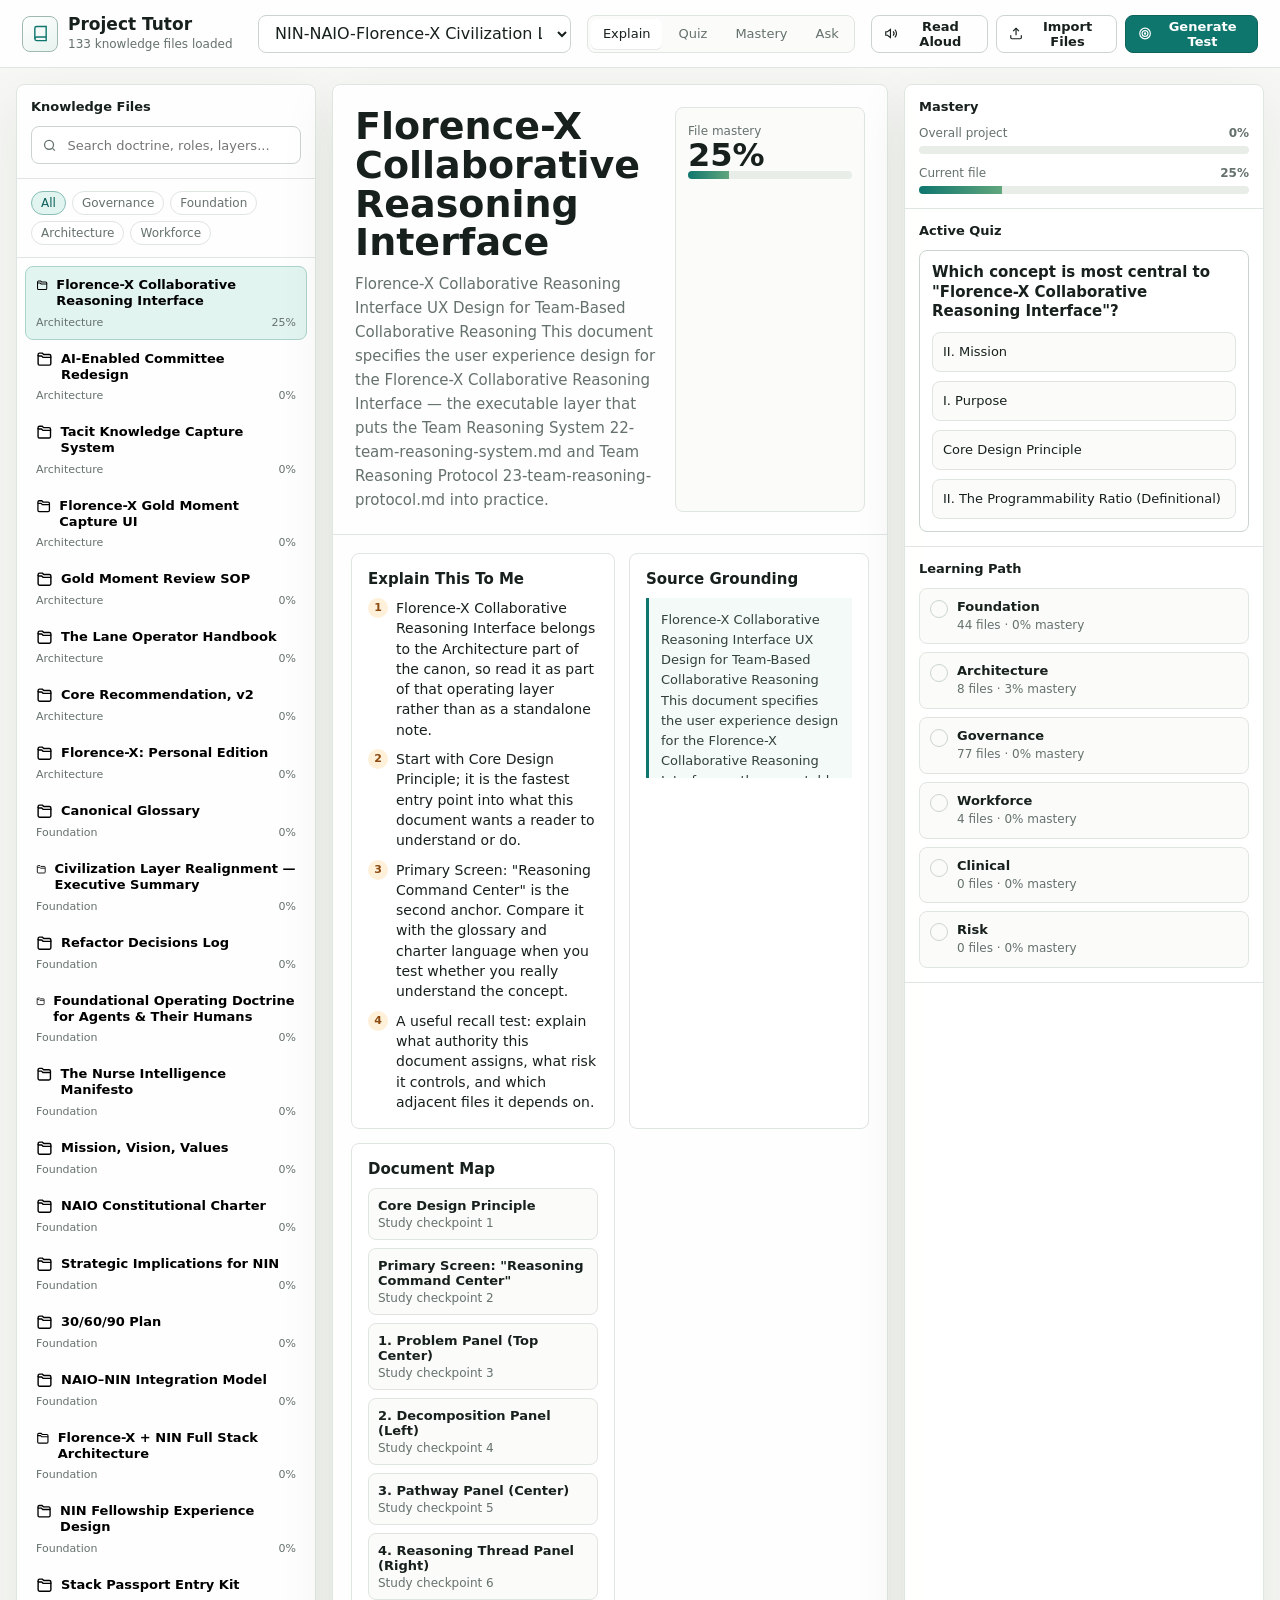
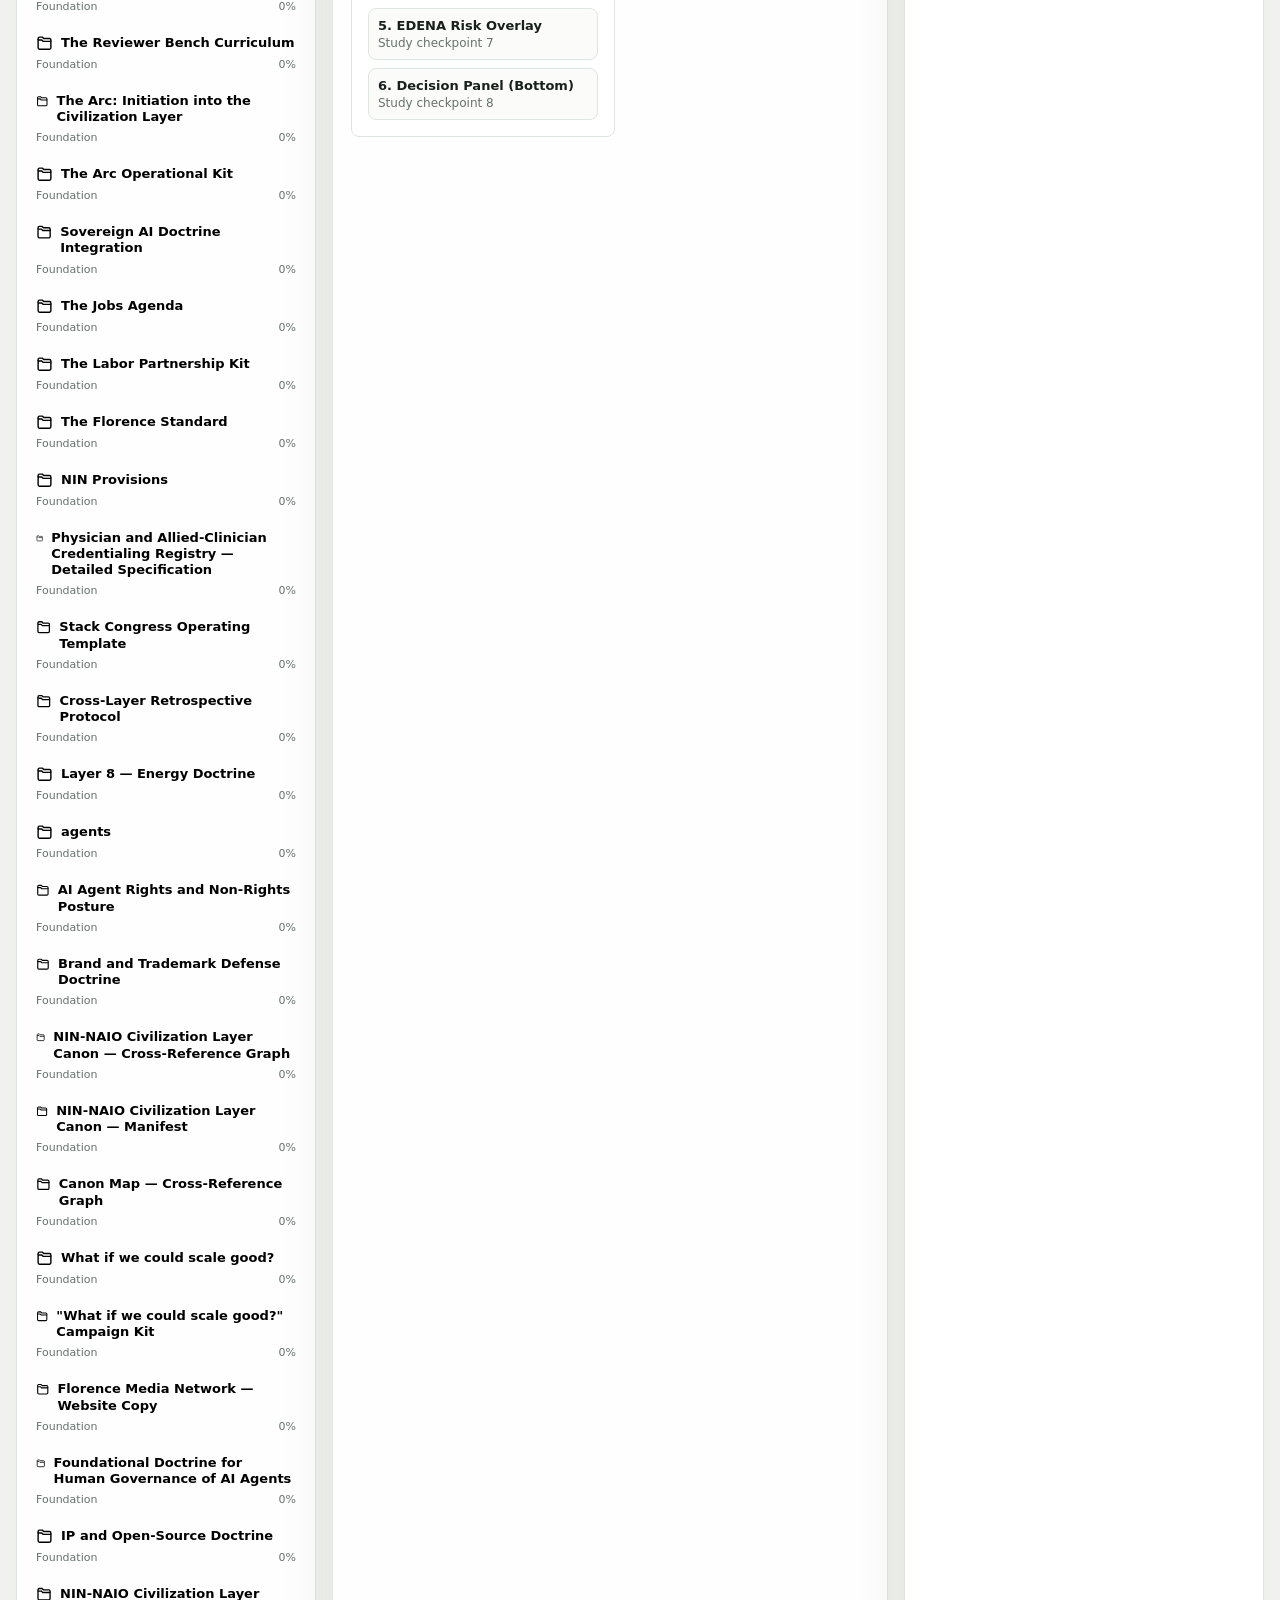
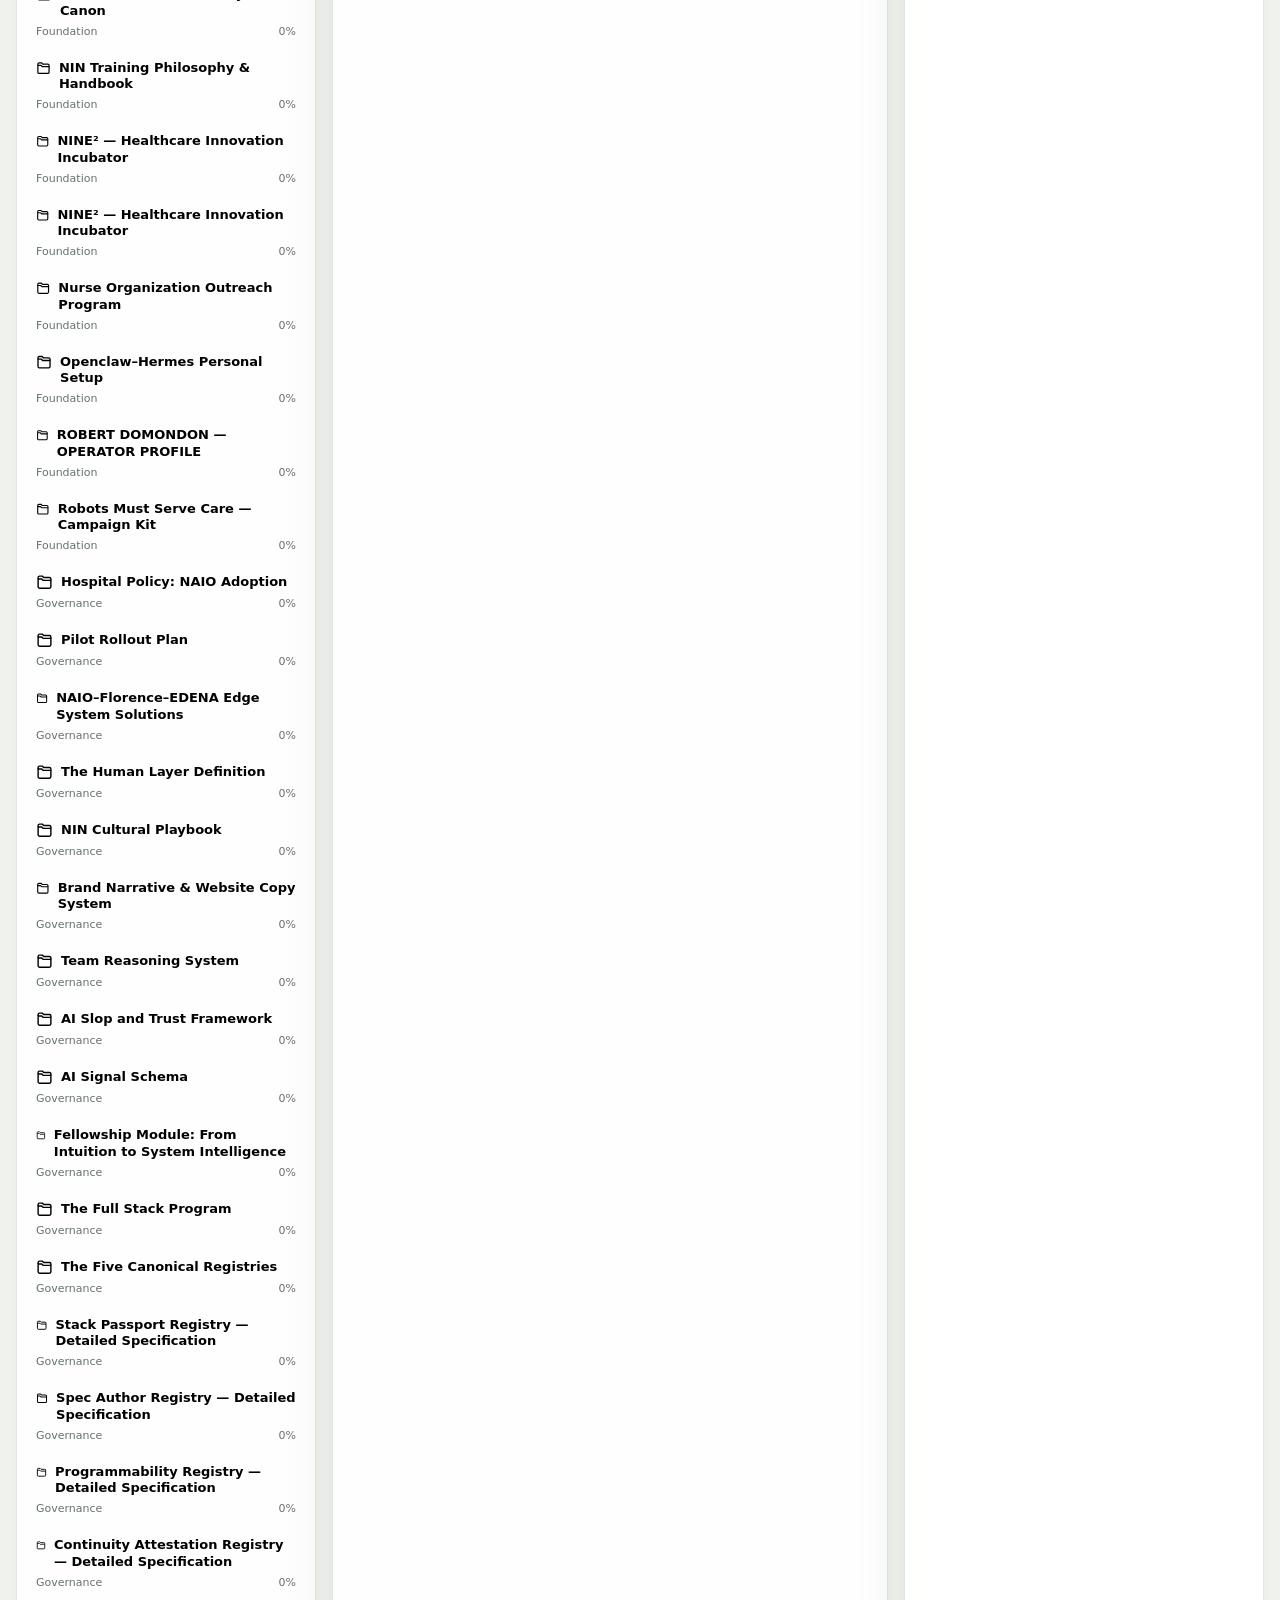
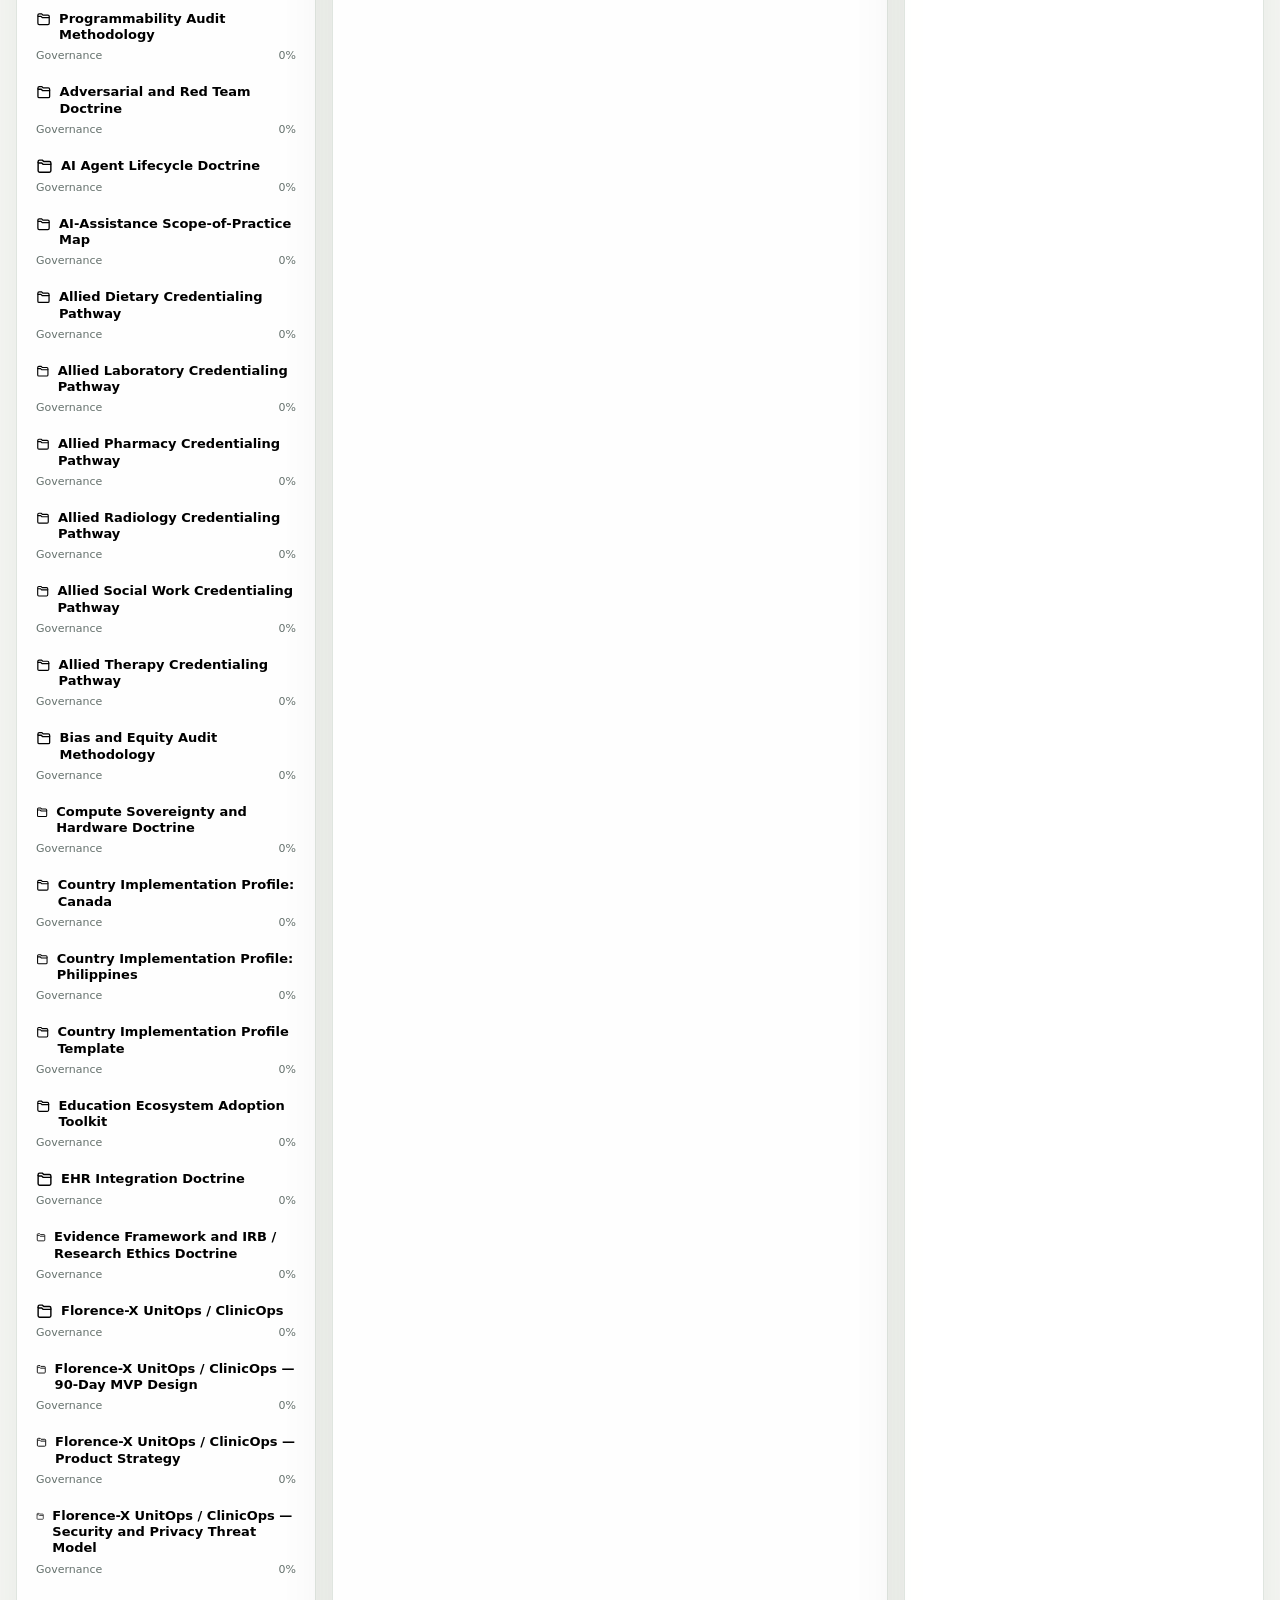
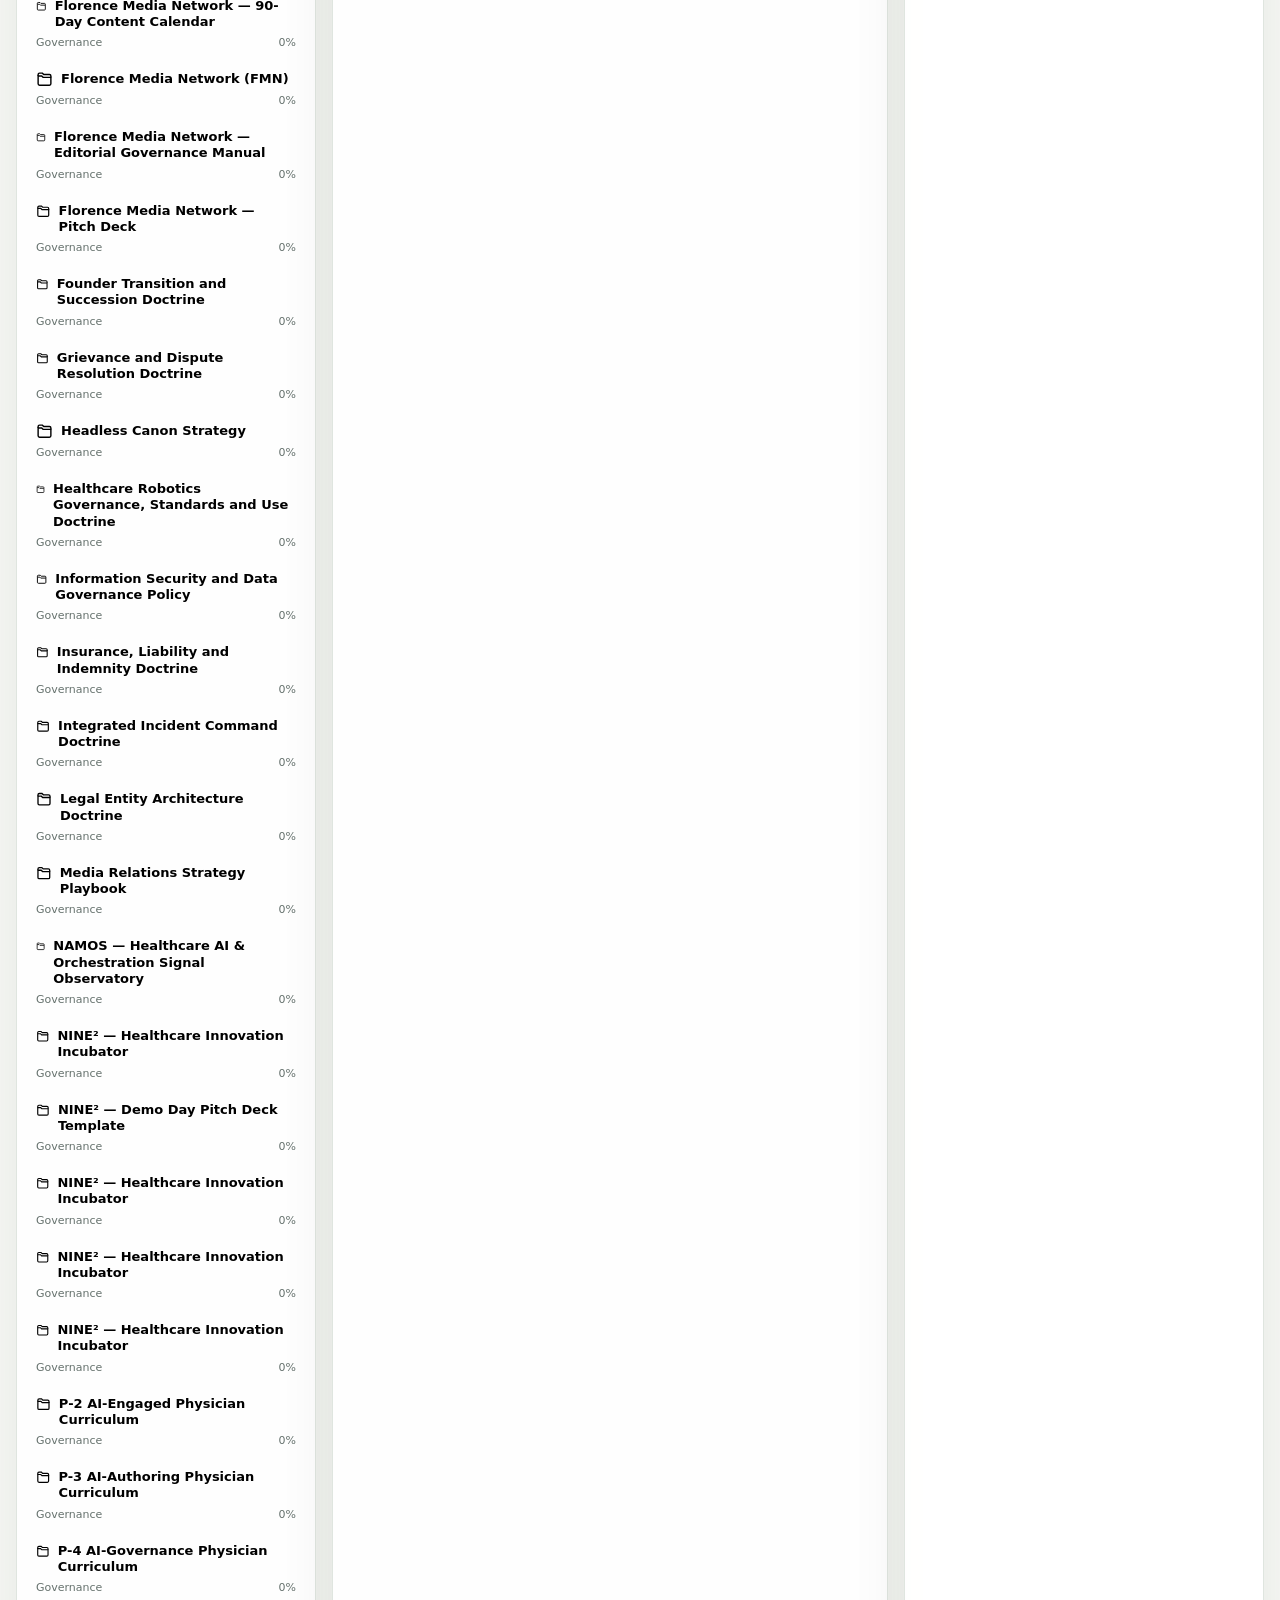
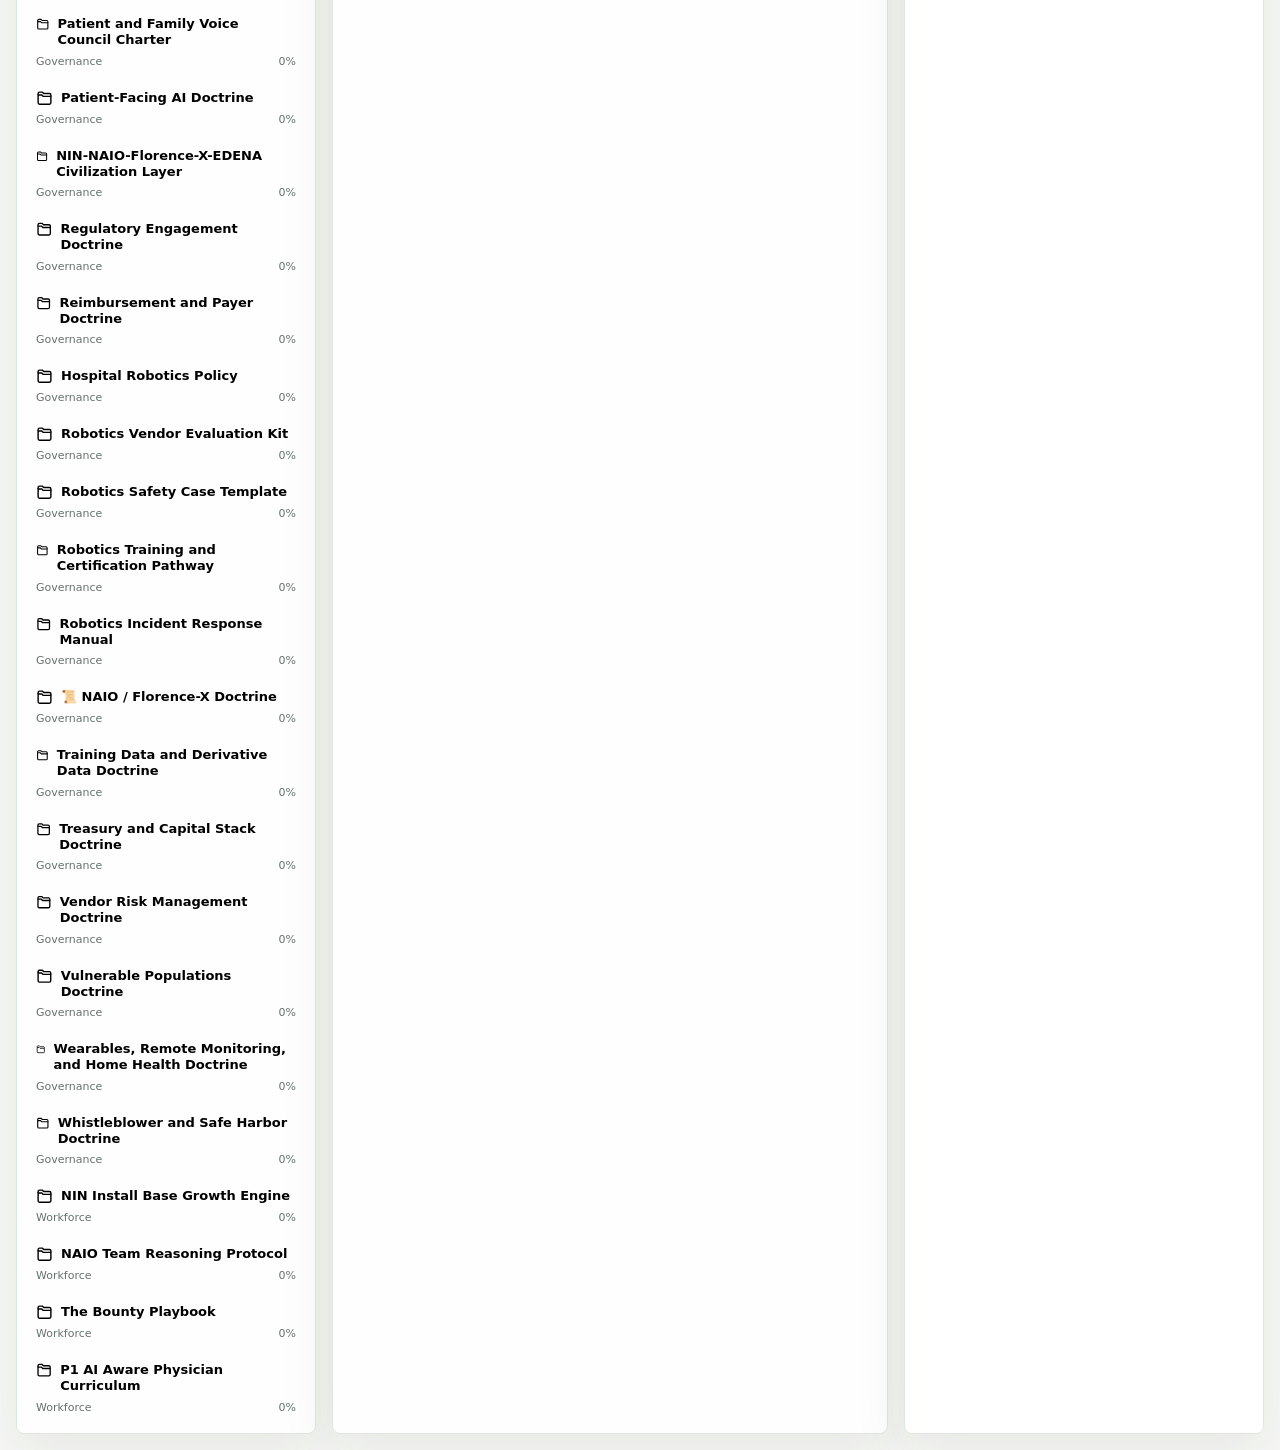
<file: index.html>
<!doctype html>
<html lang="en">
  <head>
    <meta charset="UTF-8" />
    <meta name="viewport" content="width=device-width, initial-scale=1.0" />
    <meta name="theme-color" content="#0f766e" />
    <meta name="apple-mobile-web-app-capable" content="yes" />
    <meta name="apple-mobile-web-app-title" content="Project Tutor" />
    <meta name="apple-mobile-web-app-status-bar-style" content="default" />
    <meta
      name="description"
      content="A project learning tutor for explaining, quizzing, and testing understanding from knowledge files."
    />
    <title>Project Tutor</title>
    <link rel="manifest" href="./manifest.webmanifest" />
    <link rel="stylesheet" href="./styles.css" />
  </head>
  <body>
    <div id="app"></div>
    <script type="module" src="./data/knowledge.js"></script>
    <script type="module" src="./app.js"></script>
    <script>
      if ("serviceWorker" in navigator && location.protocol !== "file:") {
        window.addEventListener("load", () => {
          navigator.serviceWorker.register("./sw.js").catch(() => {});
        });
      }
    </script>
  </body>
</html>
</file>
<file: styles.css>
:root {
  --bg: #f7f8f5;
  --paper: #ffffff;
  --paper-2: #fbfcfa;
  --ink: #17201d;
  --muted: #65716d;
  --faint: #89948f;
  --line: #dfe5df;
  --line-strong: #cbd4ce;
  --teal: #0f766e;
  --teal-2: #e1f4f0;
  --amber: #c47a1f;
  --amber-2: #fff0d9;
  --red: #b64235;
  --green: #247248;
  --shadow: 0 18px 55px rgba(23, 32, 29, 0.08);
  --radius: 8px;
  font-family:
    Inter, ui-sans-serif, system-ui, -apple-system, BlinkMacSystemFont, "Segoe UI",
    sans-serif;
  color: var(--ink);
  background: var(--bg);
}

* {
  box-sizing: border-box;
}

body {
  margin: 0;
  min-width: 320px;
}

button,
input,
select,
textarea {
  font: inherit;
}

button {
  cursor: pointer;
}

.app-shell {
  min-height: 100vh;
  display: grid;
  grid-template-rows: auto 1fr;
}

.topbar {
  height: 68px;
  display: flex;
  align-items: center;
  gap: 16px;
  padding: 0 22px;
  border-bottom: 1px solid var(--line);
  background: rgba(255, 255, 255, 0.86);
  backdrop-filter: blur(18px);
  position: sticky;
  top: 0;
  z-index: 10;
}

.brand {
  display: flex;
  align-items: center;
  gap: 10px;
  min-width: 220px;
}

.brand-mark {
  width: 36px;
  height: 36px;
  border: 1px solid #9fb9b1;
  background: linear-gradient(145deg, #ffffff, #e7f3ef);
  border-radius: var(--radius);
  display: grid;
  place-items: center;
  color: var(--teal);
}

.brand h1 {
  margin: 0;
  font-size: 17px;
  line-height: 1.1;
  letter-spacing: 0;
}

.brand span,
.small-muted {
  color: var(--muted);
  font-size: 12px;
}

.project-select {
  min-width: 250px;
  max-width: 360px;
  height: 38px;
  border: 1px solid var(--line-strong);
  border-radius: var(--radius);
  background: var(--paper);
  color: var(--ink);
  padding: 0 12px;
}

.mode-tabs {
  display: flex;
  align-items: center;
  gap: 4px;
  border: 1px solid var(--line);
  border-radius: var(--radius);
  padding: 3px;
  background: var(--paper-2);
}

.tab {
  height: 30px;
  border: 0;
  border-radius: 6px;
  padding: 0 12px;
  color: var(--muted);
  background: transparent;
  font-size: 13px;
}

.tab.active {
  color: var(--ink);
  background: #fff;
  box-shadow: 0 1px 0 rgba(23, 32, 29, 0.08);
}

.top-actions {
  display: flex;
  gap: 8px;
  margin-left: auto;
}

.button {
  height: 38px;
  border: 1px solid var(--line-strong);
  border-radius: var(--radius);
  background: var(--paper);
  color: var(--ink);
  display: inline-flex;
  align-items: center;
  gap: 8px;
  padding: 0 12px;
  font-size: 13px;
  font-weight: 650;
}

.button.primary {
  border-color: #0d625c;
  background: var(--teal);
  color: #fff;
}

.button.ghost {
  background: transparent;
}

.button.icon {
  width: 38px;
  padding: 0;
  justify-content: center;
}

.workspace {
  display: grid;
  grid-template-columns: minmax(250px, 300px) minmax(460px, 1fr) minmax(290px, 360px);
  gap: 16px;
  padding: 16px;
  min-height: calc(100vh - 68px);
}

.panel {
  background: rgba(255, 255, 255, 0.92);
  border: 1px solid var(--line);
  border-radius: var(--radius);
  box-shadow: var(--shadow);
  min-width: 0;
}

.sidebar,
.coach {
  display: flex;
  flex-direction: column;
  min-height: 0;
}

.panel-head {
  padding: 14px;
  border-bottom: 1px solid var(--line);
}

.panel-head h2,
.section-title {
  margin: 0;
  font-size: 13px;
  letter-spacing: 0;
}

.search {
  display: flex;
  align-items: center;
  gap: 8px;
  height: 38px;
  margin-top: 12px;
  border: 1px solid var(--line-strong);
  border-radius: var(--radius);
  padding: 0 10px;
  background: var(--paper);
  color: var(--muted);
}

.search input,
.ask-row input {
  border: 0;
  outline: 0;
  min-width: 0;
  width: 100%;
  background: transparent;
  color: var(--ink);
  font-size: 13px;
}

.section-filter {
  display: flex;
  gap: 6px;
  flex-wrap: wrap;
  padding: 12px 14px;
  border-bottom: 1px solid var(--line);
}

.chip {
  border: 1px solid var(--line);
  border-radius: 999px;
  background: var(--paper);
  color: var(--muted);
  padding: 5px 9px;
  font-size: 12px;
  line-height: 1;
}

.chip.active {
  border-color: #87bdb5;
  background: var(--teal-2);
  color: #0c5e58;
}

.file-list {
  overflow: auto;
  padding: 8px;
}

.file-item {
  width: 100%;
  text-align: left;
  border: 1px solid transparent;
  border-radius: var(--radius);
  background: transparent;
  padding: 10px;
  display: grid;
  gap: 6px;
}

.file-item:hover {
  background: #f4f8f5;
}

.file-item.active {
  background: var(--teal-2);
  border-color: #acd2cb;
}

.file-title {
  display: flex;
  gap: 8px;
  align-items: flex-start;
  font-size: 13px;
  font-weight: 700;
  line-height: 1.25;
}

.file-meta {
  display: flex;
  align-items: center;
  justify-content: space-between;
  gap: 8px;
  color: var(--muted);
  font-size: 11px;
}

.main {
  overflow: auto;
  padding: 0;
}

.hero {
  padding: 22px;
  display: grid;
  grid-template-columns: minmax(0, 1fr) auto;
  gap: 18px;
  border-bottom: 1px solid var(--line);
}

.hero h2 {
  margin: 0 0 10px;
  font-size: clamp(24px, 3vw, 38px);
  line-height: 1.02;
  letter-spacing: 0;
}

.hero p {
  margin: 0;
  max-width: 760px;
  color: var(--muted);
  font-size: 15px;
  line-height: 1.6;
}

.score-card {
  width: 190px;
  border: 1px solid var(--line);
  border-radius: var(--radius);
  padding: 12px;
  background: var(--paper-2);
}

.score-card strong {
  display: block;
  font-size: 32px;
  line-height: 1;
}

.content-grid {
  padding: 18px;
  display: grid;
  grid-template-columns: minmax(0, 1.1fr) minmax(240px, 0.7fr);
  gap: 14px;
}

.content-card {
  border: 1px solid var(--line);
  border-radius: var(--radius);
  background: var(--paper);
  padding: 16px;
  min-width: 0;
}

.content-card h3 {
  margin: 0 0 10px;
  font-size: 15px;
}

.explain-list,
.concept-list,
.quiz-options,
.answer-points {
  margin: 0;
  padding: 0;
  list-style: none;
  display: grid;
  gap: 9px;
}

.explain-list li,
.concept-list li,
.answer-points li {
  display: grid;
  grid-template-columns: 20px 1fr;
  gap: 8px;
  color: var(--ink);
  font-size: 14px;
  line-height: 1.45;
}

.number {
  width: 20px;
  height: 20px;
  border-radius: 999px;
  background: var(--amber-2);
  color: #8b4b10;
  display: grid;
  place-items: center;
  font-size: 11px;
  font-weight: 750;
}

.source-box {
  border-left: 3px solid var(--teal);
  background: #f4faf8;
  padding: 12px;
  color: #33413d;
  font-size: 13px;
  line-height: 1.55;
  max-height: 180px;
  overflow: auto;
}

.headings {
  display: flex;
  flex-direction: column;
  gap: 8px;
}

.heading-row {
  border: 1px solid var(--line);
  border-radius: var(--radius);
  background: var(--paper-2);
  padding: 9px;
  font-size: 12px;
  color: var(--muted);
}

.heading-row strong {
  display: block;
  color: var(--ink);
  font-size: 13px;
  margin-bottom: 3px;
}

.ask-row {
  display: flex;
  gap: 8px;
  align-items: center;
  border: 1px solid var(--line-strong);
  border-radius: var(--radius);
  padding: 8px;
}

.voice-button {
  flex: 0 0 auto;
  color: var(--teal);
}

.voice-button.listening {
  border-color: #d49136;
  background: var(--amber-2);
  color: #8b4b10;
  box-shadow: 0 0 0 3px rgba(196, 122, 31, 0.14);
}

.voice-status {
  min-height: 18px;
  margin-top: 8px;
  color: var(--muted);
  font-size: 12px;
  line-height: 1.45;
}

.ask-answer {
  margin-top: 12px;
  color: var(--muted);
  font-size: 13px;
  line-height: 1.55;
}

.coach {
  overflow: auto;
}

.coach-section {
  padding: 14px;
  border-bottom: 1px solid var(--line);
}

.progress-row {
  display: grid;
  gap: 6px;
  margin-top: 12px;
}

.progress-label {
  display: flex;
  justify-content: space-between;
  gap: 12px;
  color: var(--muted);
  font-size: 12px;
}

.bar {
  height: 8px;
  border-radius: 999px;
  background: #e8ede8;
  overflow: hidden;
}

.bar span {
  display: block;
  height: 100%;
  width: var(--value, 0%);
  background: linear-gradient(90deg, var(--teal), #61a67d);
}

.quiz-card {
  margin-top: 12px;
  border: 1px solid var(--line-strong);
  border-radius: var(--radius);
  background: var(--paper);
  padding: 12px;
}

.quiz-card h3 {
  margin: 0 0 10px;
  font-size: 15px;
  line-height: 1.3;
}

.quiz-options button {
  min-height: 40px;
  text-align: left;
  border: 1px solid var(--line);
  border-radius: var(--radius);
  background: #fbfcfa;
  padding: 9px 10px;
  font-size: 13px;
  color: var(--ink);
}

.quiz-options button.selected {
  border-color: #86bdb4;
  background: var(--teal-2);
}

.quiz-options button.correct {
  border-color: #85bc98;
  background: #e7f6eb;
}

.quiz-options button.wrong {
  border-color: #daa19a;
  background: #fff0ef;
}

.answer-box {
  width: 100%;
  min-height: 88px;
  resize: vertical;
  border: 1px solid var(--line-strong);
  border-radius: var(--radius);
  padding: 10px;
  color: var(--ink);
  background: #fbfcfa;
  font-size: 13px;
  line-height: 1.45;
}

.teachback-actions {
  margin-top: 8px;
  display: flex;
  gap: 8px;
  align-items: center;
}

.result {
  margin-top: 10px;
  padding: 10px;
  border-radius: var(--radius);
  background: #f4f8f5;
  color: var(--muted);
  font-size: 13px;
  line-height: 1.45;
}

.learning-path {
  display: grid;
  gap: 8px;
  margin-top: 12px;
}

.path-step {
  border: 1px solid var(--line);
  border-radius: var(--radius);
  padding: 10px;
  background: var(--paper-2);
  display: flex;
  gap: 9px;
  align-items: flex-start;
}

.check {
  width: 18px;
  height: 18px;
  border-radius: 999px;
  border: 1px solid var(--line-strong);
  display: grid;
  place-items: center;
  color: var(--teal);
  flex: 0 0 auto;
  margin-top: 1px;
}

.path-step strong {
  display: block;
  font-size: 13px;
}

.path-step span {
  color: var(--muted);
  font-size: 12px;
  line-height: 1.4;
}

.hidden {
  display: none !important;
}

.empty {
  padding: 24px;
  color: var(--muted);
  text-align: center;
}

svg {
  width: 17px;
  height: 17px;
  stroke-width: 2;
}

@media (max-width: 1120px) {
  .workspace {
    grid-template-columns: 270px minmax(0, 1fr);
  }

  .coach {
    grid-column: 1 / -1;
    min-height: auto;
  }
}

@media (max-width: 780px) {
  .topbar {
    height: auto;
    align-items: stretch;
    flex-wrap: wrap;
    padding: 12px;
  }

  .brand {
    min-width: 100%;
  }

  .project-select,
  .mode-tabs,
  .top-actions {
    width: 100%;
    max-width: none;
  }

  .mode-tabs,
  .top-actions {
    justify-content: space-between;
  }

  .workspace,
  .content-grid,
  .hero {
    grid-template-columns: 1fr;
  }

  .workspace {
    padding: 10px;
  }

  .score-card {
    width: 100%;
  }
}
</file>
